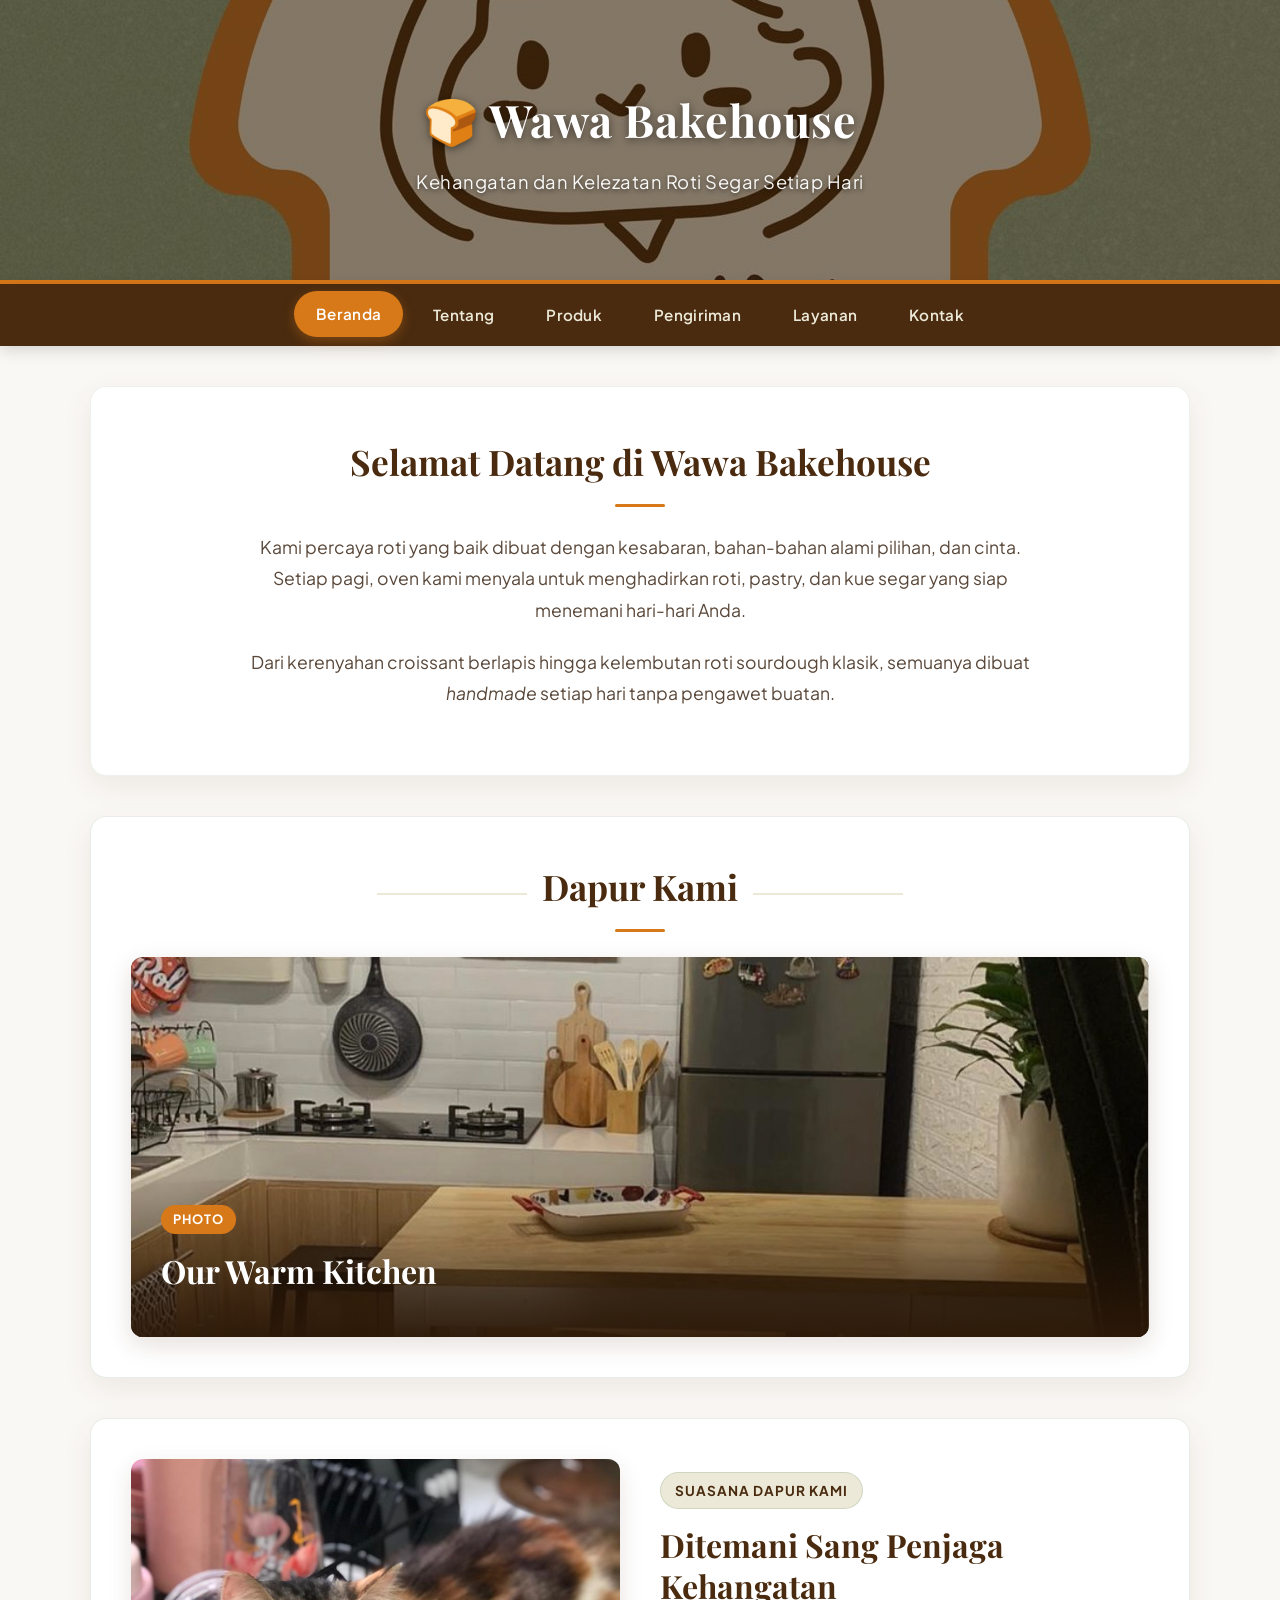
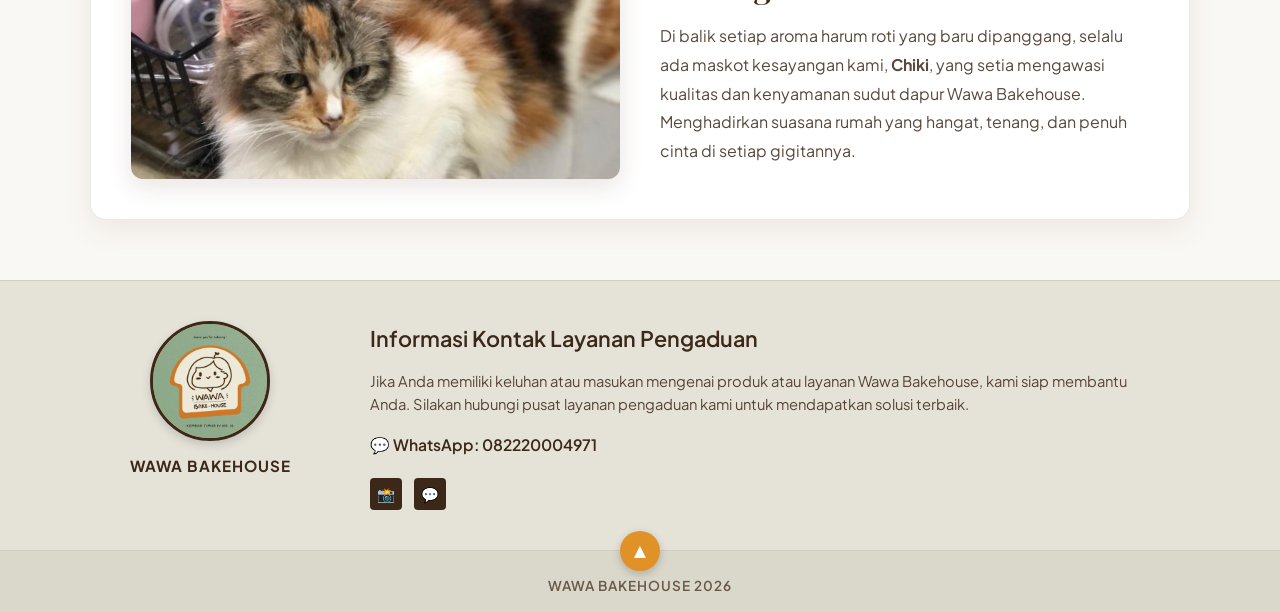
<file: index.html>
<!DOCTYPE html>
<html lang="id">
<head>
    <meta charset="UTF-8">
    <meta name="viewport" content="width=device-width, initial-scale=1.0">
    <title>Wawa Bakehouse - Beranda</title>
    <link rel="stylesheet" href="style.css">
</head>
<body>

    <header>
        <div class="banner">
            <h1>🍞 Wawa Bakehouse</h1>
            <p>Kehangatan dan Kelezatan Roti Segar Setiap Hari</p>
        </div>
    </header>

    <nav>
        <a href="index.html" class="active">Beranda</a>
        <a href="tentang.html">Tentang</a>
        <a href="products.html">Produk</a>
        <a href="pengiriman.html">Pengiriman</a>
        <a href="service.html">Layanan</a>
        <a href="kontak.html">Kontak</a>
    </nav>

    <main>
        <!-- Bagian Selamat Datang -->
        <div class="content-card">
            <h2>Selamat Datang di Wawa Bakehouse</h2>
            <p class="intro-text">
                Kami percaya roti yang baik dibuat dengan kesabaran, bahan-bahan alami pilihan, dan cinta. 
                Setiap pagi, oven kami menyala untuk menghadirkan roti, pastry, dan kue segar yang siap menemani hari-hari Anda.
            </p>
            <p class="intro-text">
                Dari kerenyahan croissant berlapis hingga kelembutan roti sourdough klasik, semuanya dibuat <em>handmade</em> setiap hari tanpa pengawet buatan.
            </p>
        </div>

        <!-- Bagian Promo ala Roti'O menggunakan Dapur.jpeg -->
        <section class="promo-section-rotio">
            <div class="promo-title-wrapper">
                <span class="promo-subtitle-line"></span>
                <h2>Dapur Kami</h2>
                <span class="promo-subtitle-line"></span>
            </div>
            
            <div class="promo-banner-card">
                <div class="promo-image-container">
                    <img src="img/Dapur.jpeg" alt="Promo Wawa Bakehouse">
                </div>
                <div class="promo-overlay-content">
                    <span class="promo-badge">Photo</span>
                    <h3>Our Warm Kitchen</h3>       
        </section>

        <!-- Bagian Banner Estetik & Chiki (Chief Quality Officer) -->
        <div class="aesthetic-spotlight">
            <div class="spotlight-image">
                <img src="img/Chiki.jpeg" alt="Chiki - Maskot Wawa Bakehouse">
            </div>
            <div class="spotlight-text">
                <span class="spotlight-tag">Suasana Dapur Kami</span>
                <h3>Ditemani Sang Penjaga Kehangatan</h3>
                <p>
                    Di balik setiap aroma harum roti yang baru dipanggang, selalu ada maskot kesayangan kami, <strong>Chiki</strong>, yang setia mengawasi kualitas dan kenyamanan sudut dapur Wawa Bakehouse. Menghadirkan suasana rumah yang hangat, tenang, dan penuh cinta di setiap gigitannya.
                </p>
            </div>
        </div>
    </main>

<!-- FOOTER MENGGUNAKAN LOGO ASLI -->
    <footer class="rotio-footer">
        <div class="footer-container">
            <!-- Kolom Kiri: Logo Asli Wawa Bakehouse -->
            <div class="footer-brand-col">
                <div class="footer-logo-circle">
                    <img src="img/Banner 2 Wawa.jpeg" alt="Logo Wawa Bakehouse">
                </div>
                <div class="footer-brand-name">WAWA BAKEHOUSE</div>
            </div>

            <!-- Kolom Kanan: Informasi Layanan Pengaduan & Sosial Media -->
            <div class="footer-info-col">
                <h3>Informasi Kontak Layanan Pengaduan</h3>
                <p class="footer-help-text">
                    Jika Anda memiliki keluhan atau masukan mengenai produk atau layanan Wawa Bakehouse, kami siap membantu Anda. Silakan hubungi pusat layanan pengaduan kami untuk mendapatkan solusi terbaik.
                </p>
                <div class="footer-wa-contact">
                    <span>💬 WhatsApp: 082220004971</span>
                </div>
                <div class="footer-social-icons">
                    <a href="https://www.instagram.com/iradhamayanti04?dlrf=MWZmbGl3bmZncGFpcw%3D%3D&utm_source=qr" target="_blank" title="Instagram">📸</a>
                    <a href="https://wa.me/6282220004971" target="_blank" title="WhatsApp">💬</a>
                </div>
            </div>
        </div>

        <!-- Tombol Back to Top & Copyright Bar -->
        <div class="footer-bottom-bar">
            <a href="#" class="back-to-top-btn" title="Kembali ke atas">▲</a>
            <p class="copyright-text">WAWA BAKEHOUSE 2026</p>
        </div>
    </footer>

</body>
</html>
</file>
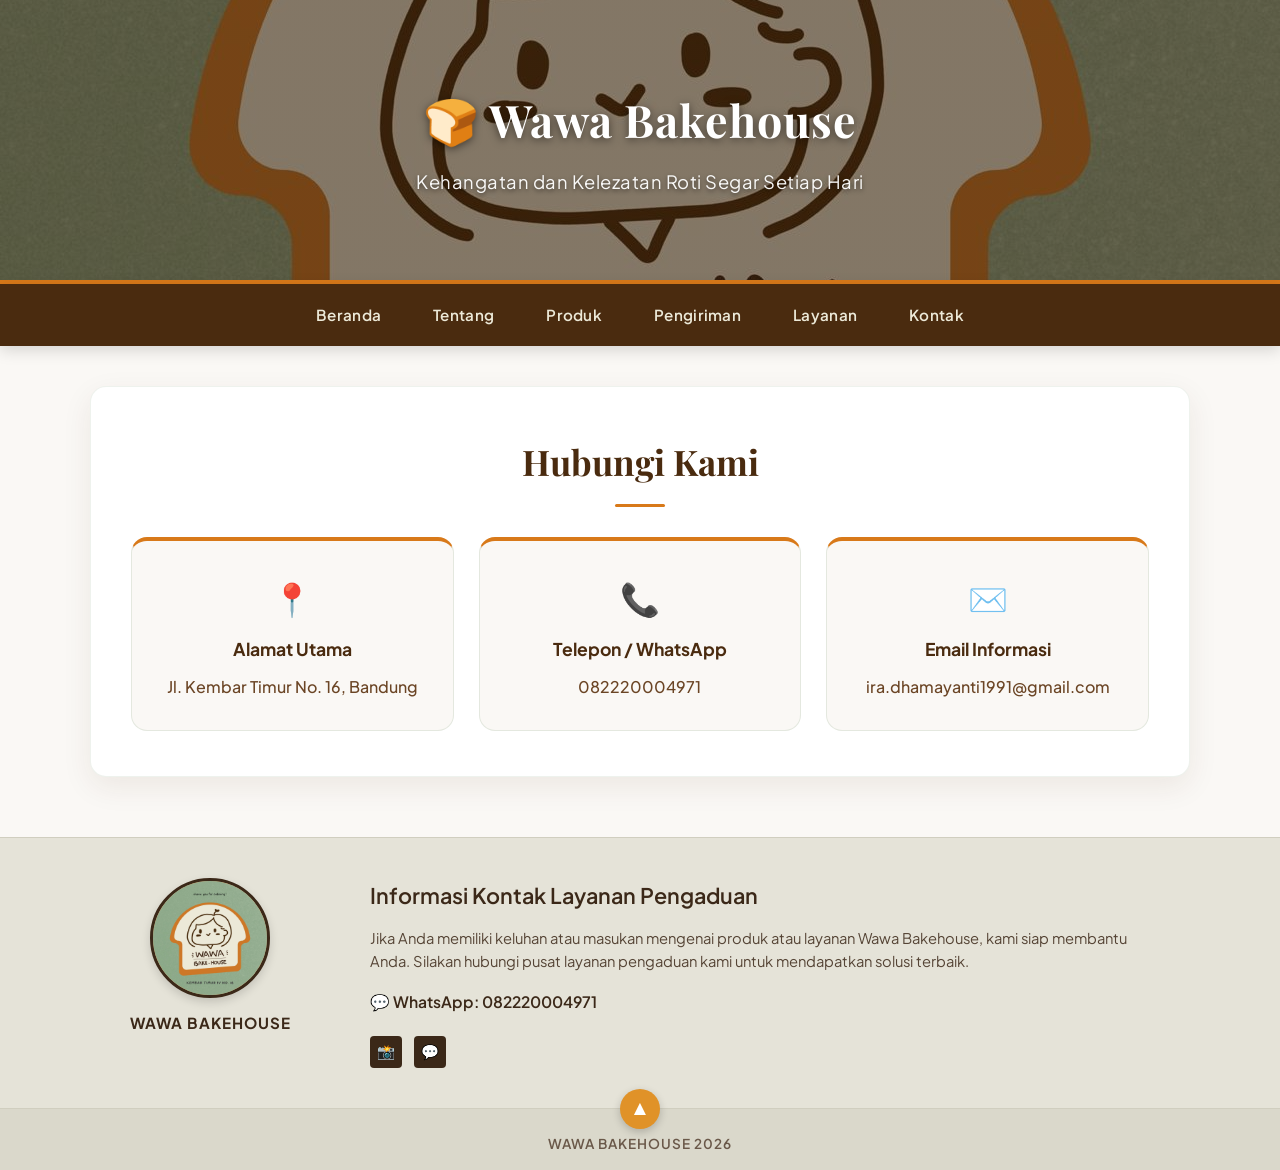
<file: kontak.html>
<!DOCTYPE html>
<html lang="id">
<head>
    <meta charset="UTF-8">
    <meta name="viewport" content="width=device-width, initial-scale=1.0">
    <title>Wawa Bakehouse - Kontak</title>
    <link rel="stylesheet" href="style.css">
</head>
<body>

    <header>
        <div class="banner">
            <h1>🍞 Wawa Bakehouse</h1>
            <p>Kehangatan dan Kelezatan Roti Segar Setiap Hari</p>
        </div>
    </header>

    <nav>
        <a href="index.html">Beranda</a>
        <a href="tentang.html">Tentang</a>
        <a href="products.html">Produk</a>
        <a href="pengiriman.html">Pengiriman</a>
        <a href="service.html">Layanan</a>
        <a href="kontak.html">Kontak</a>
    </nav>

    <main>
        <div class="content-card">
            <h2>Hubungi Kami</h2>
            
            <div class="kontak-grid">
                <div class="info-box">
                    <span class="icon">📍</span>
                    <h3>Alamat Utama</h3>
                    <p>Jl. Kembar Timur No. 16, Bandung</p>
                </div>
                <div class="info-box">
                    <span class="icon">📞</span>
                    <h3>Telepon / WhatsApp</h3>
                    <p>082220004971</p>
                </div>
                <div class="info-box">
                    <span class="icon">✉️</span>
                    <h3>Email Informasi</h3>
                    <p>ira.dhamayanti1991@gmail.com</p>
                </div>
            </div>
        </div>
    </main>

<!-- FOOTER MENGGUNAKAN LOGO ASLI -->
    <footer class="rotio-footer">
        <div class="footer-container">
            <!-- Kolom Kiri: Logo Asli Wawa Bakehouse -->
            <div class="footer-brand-col">
                <div class="footer-logo-circle">
                    <img src="img/Banner 2 Wawa.jpeg" alt="Logo Wawa Bakehouse">
                </div>
                <div class="footer-brand-name">WAWA BAKEHOUSE</div>
            </div>

            <!-- Kolom Kanan: Informasi Layanan Pengaduan & Sosial Media -->
            <div class="footer-info-col">
                <h3>Informasi Kontak Layanan Pengaduan</h3>
                <p class="footer-help-text">
                    Jika Anda memiliki keluhan atau masukan mengenai produk atau layanan Wawa Bakehouse, kami siap membantu Anda. Silakan hubungi pusat layanan pengaduan kami untuk mendapatkan solusi terbaik.
                </p>
                <div class="footer-wa-contact">
                    <span>💬 WhatsApp: 082220004971</span>
                </div>
                <div class="footer-social-icons">
                    <a href="https://www.instagram.com/iradhamayanti04?dlrf=MWZmbGl3bmZncGFpcw%3D%3D&utm_source=qr" target="_blank" title="Instagram">📸</a>
                    <a href="https://wa.me/6282220004971" target="_blank" title="WhatsApp">💬</a>
                </div>
            </div>
        </div>

        <!-- Tombol Back to Top & Copyright Bar -->
        <div class="footer-bottom-bar">
            <a href="#" class="back-to-top-btn" title="Kembali ke atas">▲</a>
            <p class="copyright-text">WAWA BAKEHOUSE 2026</p>
        </div>
    </footer>


</body>
</html>
</file>
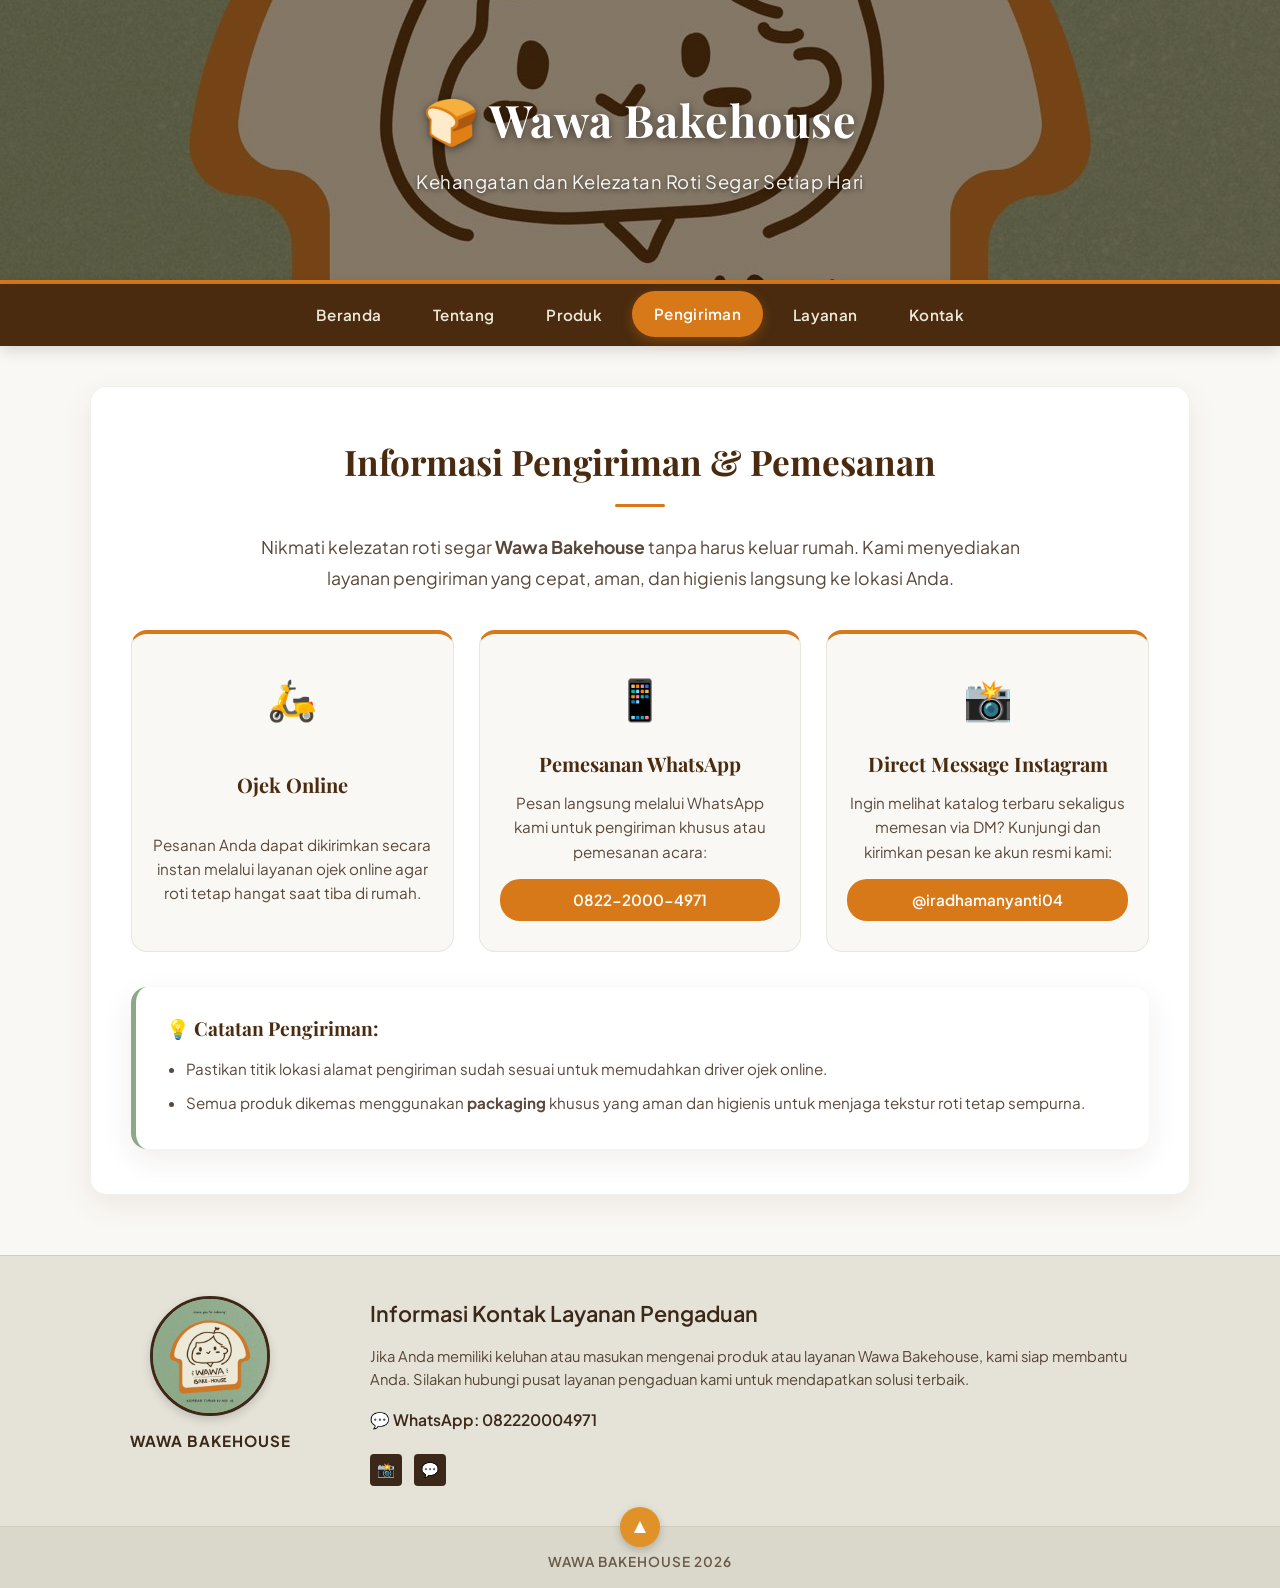
<file: pengiriman.html>
<!DOCTYPE html>
<html lang="id">
<head>
    <meta charset="UTF-8">
    <meta name="viewport" content="width=device-width, initial-scale=1.0">
    <title>Wawa Bakehouse - Pengiriman</title>
    <link rel="stylesheet" href="style.css">
</head>
<body>

    <header>
        <div class="banner">
            <h1>🍞 Wawa Bakehouse</h1>
            <p>Kehangatan dan Kelezatan Roti Segar Setiap Hari</p>
        </div>
    </header>

    <nav>
        <a href="index.html">Beranda</a>
        <a href="tentang.html">Tentang</a>
        <a href="products.html">Produk</a>
        <a href="pengiriman.html" class="active">Pengiriman</a>
        <a href="service.html">Layanan</a>
        <a href="kontak.html">Kontak</a>
    </nav>

    <main>
        <div class="content-card">
            <h2>Informasi Pengiriman & Pemesanan</h2>
            
            <p class="intro-text">
                Nikmati kelezatan roti segar <strong>Wawa Bakehouse</strong> tanpa harus keluar rumah. Kami menyediakan layanan pengiriman yang cepat, aman, dan higienis langsung ke lokasi Anda.
            </p>

            <div class="shipping-grid">
                <!-- Metode 1: Ojek Online -->
                <div class="shipping-card">
                    <span class="shipping-icon">🛵</span>
                    <h3>Ojek Online</h3>
                    <p>Pesanan Anda dapat dikirimkan secara instan melalui layanan ojek online agar roti tetap hangat saat tiba di rumah.</p>
                </div>

                <!-- Metode 2: WhatsApp -->
                <div class="shipping-card">
                    <span class="shipping-icon">📱</span>
                    <h3>Pemesanan WhatsApp</h3>
                    <p>Pesan langsung melalui WhatsApp kami untuk pengiriman khusus atau pemesanan acara:</p>
                    <a href="https://wa.me/6282220004971" target="_blank" class="shipping-link">0822-2000-4971</a>
                </div>

                <!-- Metode 3: Direct Message Instagram -->
                <div class="shipping-card">
                    <span class="shipping-icon">📸</span>
                    <h3>Direct Message Instagram</h3>
                    <p>Ingin melihat katalog terbaru sekaligus memesan via DM? Kunjungi dan kirimkan pesan ke akun resmi kami:</p>
                    <a href="https://www.instagram.com/iradhamayanti04?dlrf=MWZmbGl3bmZncGFpcw%3D%3D&utm_source=qr" target="_blank" class="shipping-link">@iradhamanyanti04</a>
                </div>
            </div>

            <div class="shipping-note">
                <h3>💡 Catatan Pengiriman:</h3>
                <ul>
                    <li>Pastikan titik lokasi alamat pengiriman sudah sesuai untuk memudahkan driver ojek online.</li>
                    <li>Semua produk dikemas menggunakan <strong>packaging</strong> khusus yang aman dan higienis untuk menjaga tekstur roti tetap sempurna.</li>
                </ul>
            </div>
        </div>
    </main>

<!-- FOOTER MENGGUNAKAN LOGO ASLI -->
    <footer class="rotio-footer">
        <div class="footer-container">
            <!-- Kolom Kiri: Logo Asli Wawa Bakehouse -->
            <div class="footer-brand-col">
                <div class="footer-logo-circle">
                    <img src="img/Banner 2 Wawa.jpeg" alt="Logo Wawa Bakehouse">
                </div>
                <div class="footer-brand-name">WAWA BAKEHOUSE</div>
            </div>

            <!-- Kolom Kanan: Informasi Layanan Pengaduan & Sosial Media -->
            <div class="footer-info-col">
                <h3>Informasi Kontak Layanan Pengaduan</h3>
                <p class="footer-help-text">
                    Jika Anda memiliki keluhan atau masukan mengenai produk atau layanan Wawa Bakehouse, kami siap membantu Anda. Silakan hubungi pusat layanan pengaduan kami untuk mendapatkan solusi terbaik.
                </p>
                <div class="footer-wa-contact">
                    <span>💬 WhatsApp: 082220004971</span>
                </div>
                <div class="footer-social-icons">
                    <a href="https://www.instagram.com/iradhamayanti04?dlrf=MWZmbGl3bmZncGFpcw%3D%3D&utm_source=qr" target="_blank" title="Instagram">📸</a>
                    <a href="https://wa.me/6282220004971" target="_blank" title="WhatsApp">💬</a>
                </div>
            </div>
        </div>

        <!-- Tombol Back to Top & Copyright Bar -->
        <div class="footer-bottom-bar">
            <a href="#" class="back-to-top-btn" title="Kembali ke atas">▲</a>
            <p class="copyright-text">WAWA BAKEHOUSE 2026</p>
        </div>
    </footer>


</body>
</html>
</file>
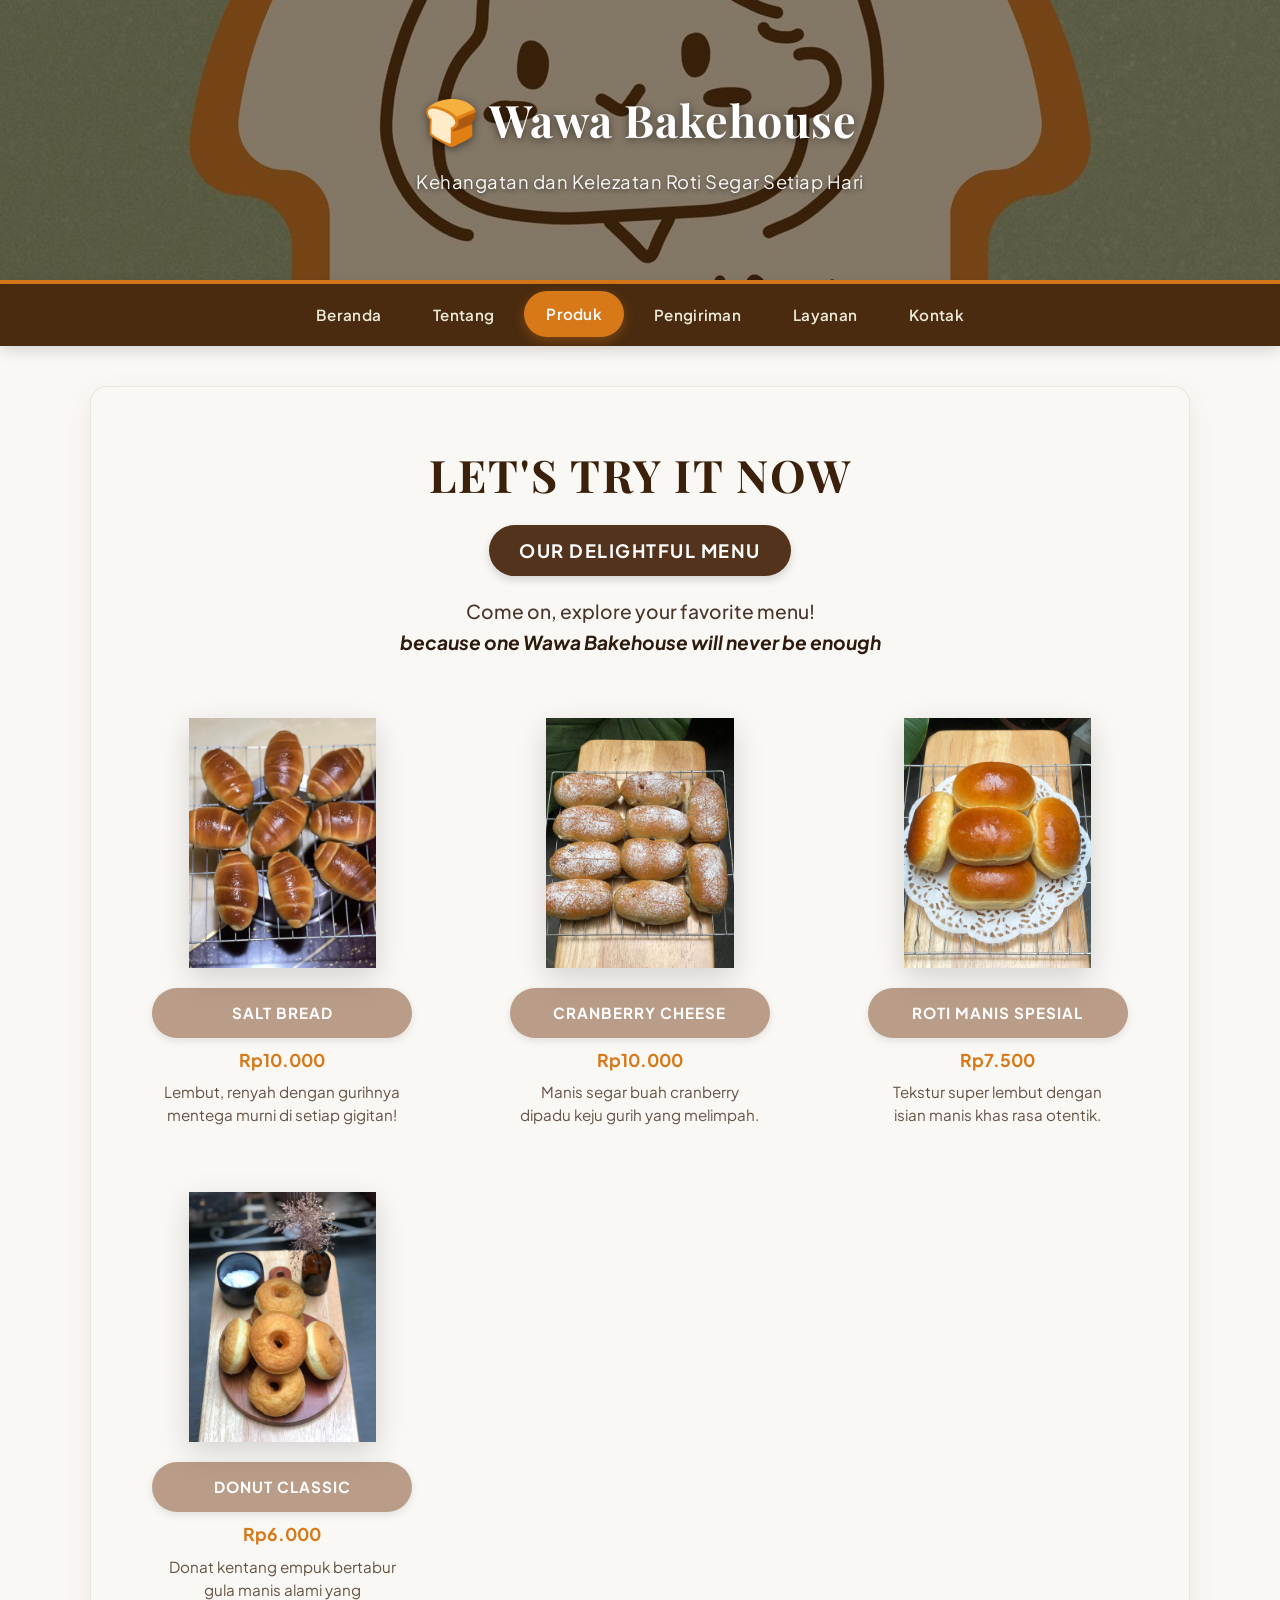
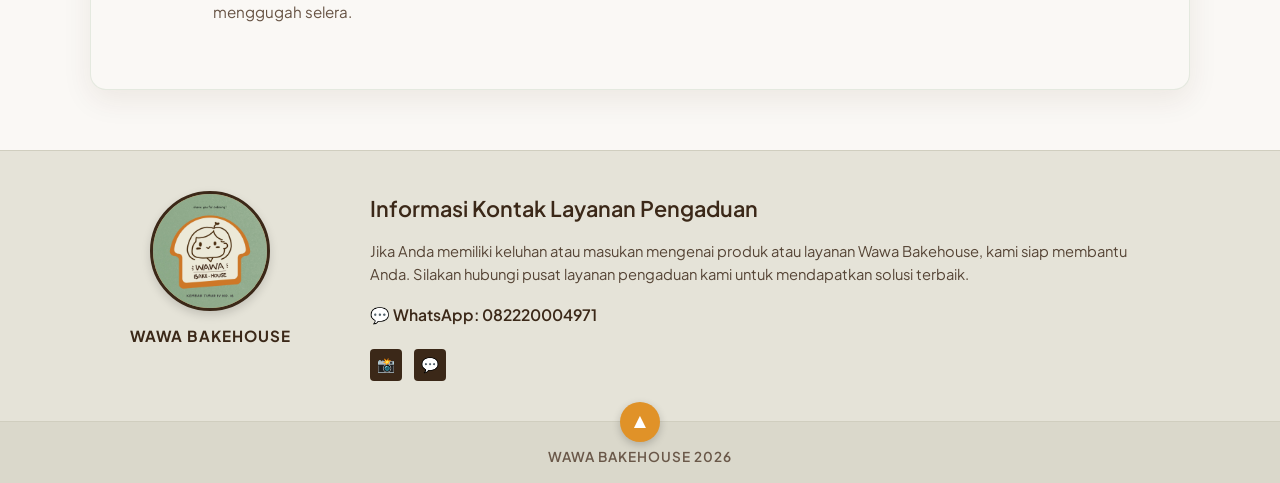
<file: products.html>
<!DOCTYPE html>
<html lang="id">
<head>
    <meta charset="UTF-8">
    <meta name="viewport" content="width=device-width, initial-scale=1.0">
    <title>Wawa Bakehouse - Produk</title>
    <link rel="stylesheet" href="style.css">
</head>
<body>

    <header>
        <div class="banner">
            <h1>🍞 Wawa Bakehouse</h1>
            <p>Kehangatan dan Kelezatan Roti Segar Setiap Hari</p>
        </div>
    </header>

    <nav>
        <a href="index.html">Beranda</a>
        <a href="tentang.html">Tentang</a>
        <a href="products.html" class="active">Produk</a>
        <a href="pengiriman.html">Pengiriman</a>
        <a href="service.html">Layanan</a>
        <a href="kontak.html">Kontak</a>
    </nav>

    <main>
        <section class="rotio-menu-section">
            <!-- Header Judul ala Roti'O -->
            <div class="rotio-menu-header">
                <h2>LET'S TRY IT NOW</h2>
                <div class="rotio-badge-pill">OUR DELIGHTFUL MENU</div>
                <p class="rotio-tagline">
                    Come on, explore your favorite menu!<br>
                    <em>because one Wawa Bakehouse will never be enough</em>
                </p>
            </div>

            <!-- Grid Produk ala Roti'O -->
            <div class="rotio-menu-grid">
                <!-- Produk 1 -->
                <div class="rotio-menu-card">
                    <div class="rotio-img-box">
                        <img src="img/Croissant.jpeg" alt="Salt Bread">
                    </div>
                    <div class="rotio-title-pill">SALT BREAD</div>
                    <p class="rotio-price">Rp10.000</p>
                    <p class="rotio-desc">Lembut, renyah dengan gurihnya mentega murni di setiap gigitan!</p>
                </div>

                <!-- Produk 2 -->
                <div class="rotio-menu-card">
                    <div class="rotio-img-box">
                        <img src="img/Roti 1.jpeg" alt="Cranberry Cheese">
                    </div>
                    <div class="rotio-title-pill">CRANBERRY CHEESE</div>
                    <p class="rotio-price">Rp10.000</p>
                    <p class="rotio-desc">Manis segar buah cranberry dipadu keju gurih yang melimpah.</p>
                </div>

                <!-- Produk 3 -->
                <div class="rotio-menu-card">
                    <div class="rotio-img-box">
                        <img src="img/Roti 2.jpeg" alt="Roti Manis">
                    </div>
                    <div class="rotio-title-pill">ROTI MANIS SPESIAL</div>
                    <p class="rotio-price">Rp7.500</p>
                    <p class="rotio-desc">Tekstur super lembut dengan isian manis khas rasa otentik.</p>
                </div>

                <!-- Produk 4 -->
                <div class="rotio-menu-card">
                    <div class="rotio-img-box">
                        <img src="img/Donut.jpeg" alt="Donut">
                    </div>
                    <div class="rotio-title-pill">DONUT CLASSIC</div>
                    <p class="rotio-price">Rp6.000</p>
                    <p class="rotio-desc">Donat kentang empuk bertabur gula manis alami yang menggugah selera.</p>
                </div>
            </div>
        </section>
    </main>

<!-- FOOTER MENGGUNAKAN LOGO ASLI -->
    <footer class="rotio-footer">
        <div class="footer-container">
            <!-- Kolom Kiri: Logo Asli Wawa Bakehouse -->
            <div class="footer-brand-col">
                <div class="footer-logo-circle">
                    <img src="img/Banner 2 Wawa.jpeg" alt="Logo Wawa Bakehouse">
                </div>
                <div class="footer-brand-name">WAWA BAKEHOUSE</div>
            </div>

            <!-- Kolom Kanan: Informasi Layanan Pengaduan & Sosial Media -->
            <div class="footer-info-col">
                <h3>Informasi Kontak Layanan Pengaduan</h3>
                <p class="footer-help-text">
                    Jika Anda memiliki keluhan atau masukan mengenai produk atau layanan Wawa Bakehouse, kami siap membantu Anda. Silakan hubungi pusat layanan pengaduan kami untuk mendapatkan solusi terbaik.
                </p>
                <div class="footer-wa-contact">
                    <span>💬 WhatsApp: 082220004971</span>
                </div>
                <div class="footer-social-icons">
                    <a href="https://www.instagram.com/iradhamayanti04?dlrf=MWZmbGl3bmZncGFpcw%3D%3D&utm_source=qr" target="_blank" title="Instagram">📸</a>
                    <a href="https://wa.me/6282220004971" target="_blank" title="WhatsApp">💬</a>
                </div>
            </div>
        </div>

        <!-- Tombol Back to Top & Copyright Bar -->
        <div class="footer-bottom-bar">
            <a href="#" class="back-to-top-btn" title="Kembali ke atas">▲</a>
            <p class="copyright-text">WAWA BAKEHOUSE 2026</p>
        </div>
    </footer>


</body>
</html>
</file>
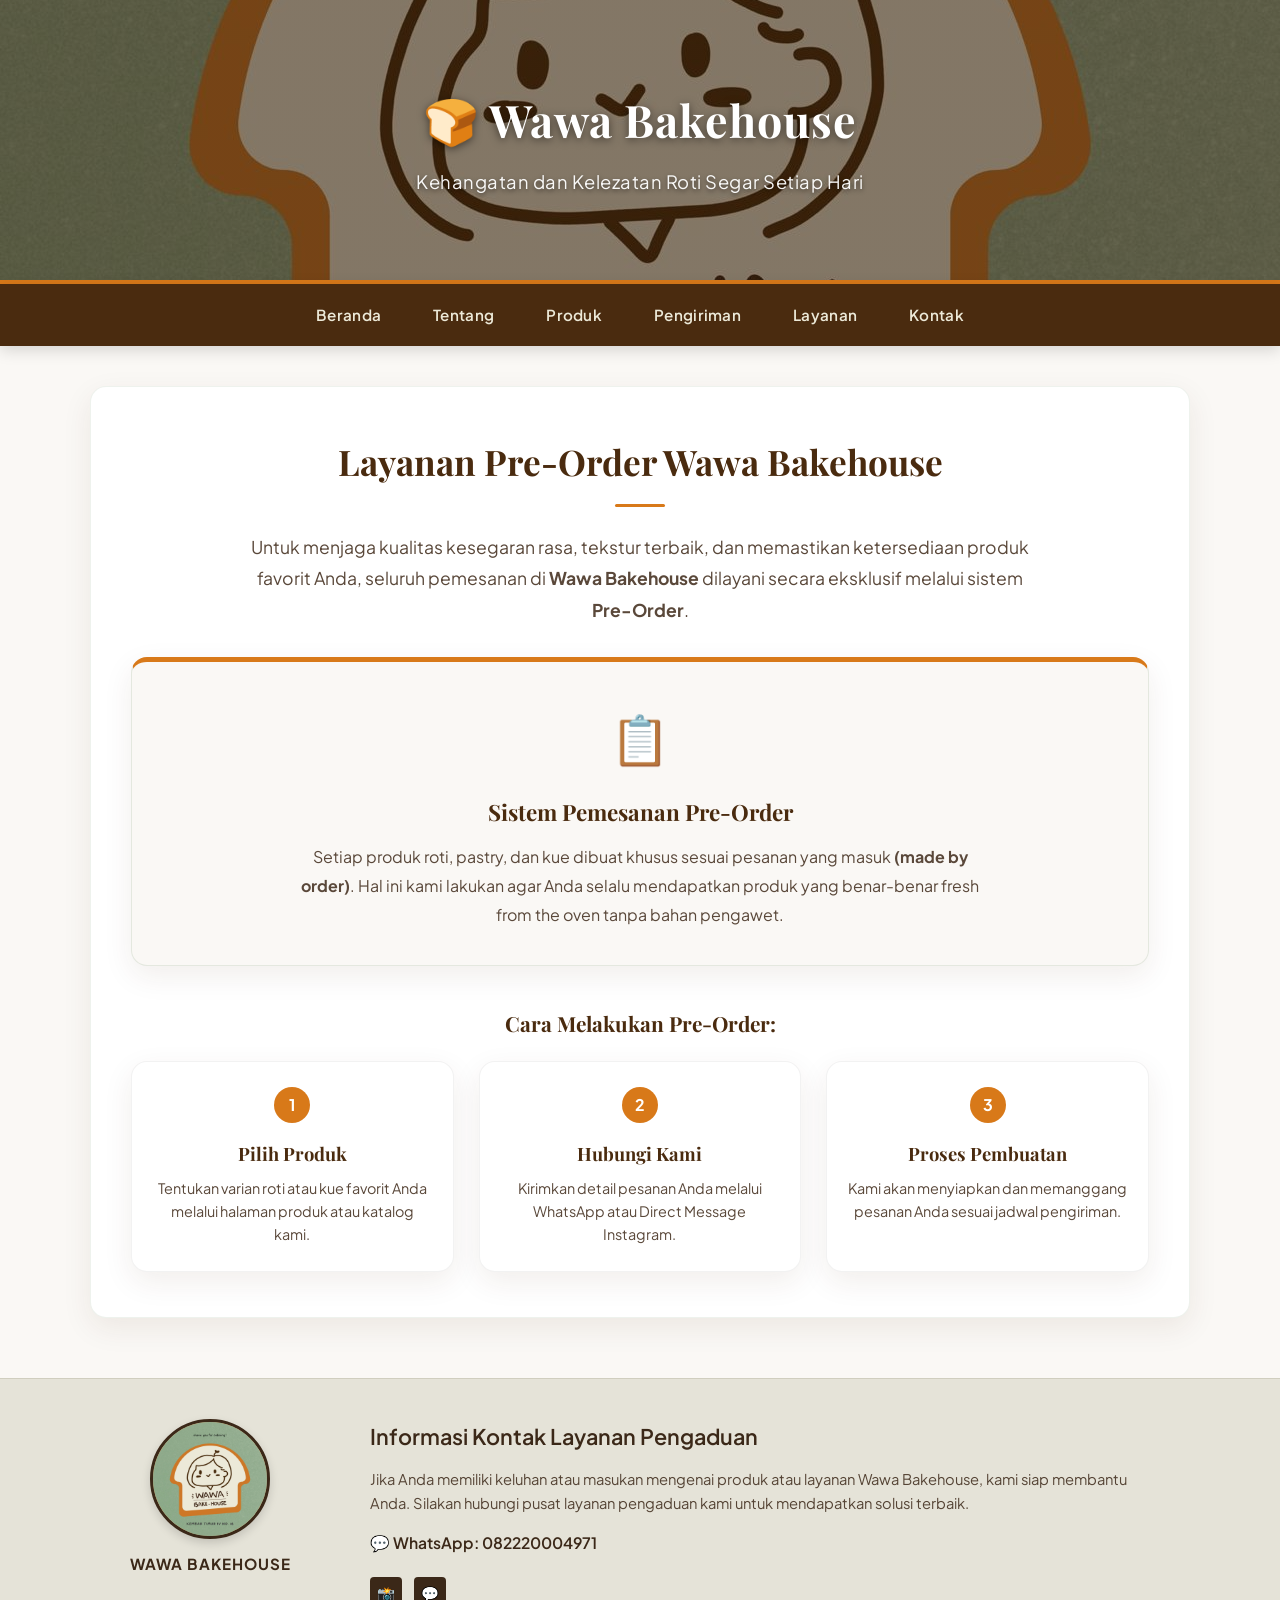
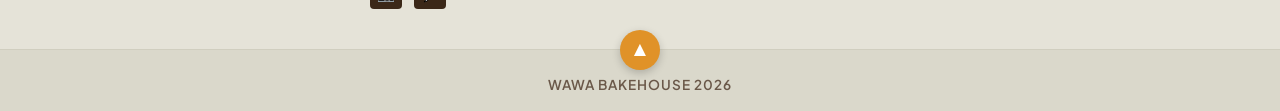
<file: service.html>
<!DOCTYPE html>
<html lang="id">
<head>
    <meta charset="UTF-8">
    <meta name="viewport" content="width=device-width, initial-scale=1.0">
    <title>Wawa Bakehouse - Layanan Pre-Order</title>
    <link rel="stylesheet" href="style.css">
</head>
<body>

    <header>
        <div class="banner">
            <h1>🍞 Wawa Bakehouse</h1>
            <p>Kehangatan dan Kelezatan Roti Segar Setiap Hari</p>
        </div>
    </header>

    <nav>
        <a href="index.html">Beranda</a>
        <a href="tentang.html">Tentang</a>
        <a href="products.html">Produk</a>
        <a href="pengiriman.html">Pengiriman</a>
        <a href="service.html">Layanan</a>
        <a href="kontak.html">Kontak</a>
    </nav>

    <main>
        <div class="content-card">
            <h2>Layanan Pre-Order Wawa Bakehouse</h2>
            
            <p class="intro-text">
                Untuk menjaga kualitas kesegaran rasa, tekstur terbaik, dan memastikan ketersediaan produk favorit Anda, seluruh pemesanan di <strong>Wawa Bakehouse</strong> dilayani secara eksklusif melalui sistem <strong>Pre-Order</strong>.
            </p>

            <div class="service-box-center">
                <span class="service-big-icon">📋</span>
                <h3>Sistem Pemesanan Pre-Order</h3>
                <p>
                    Setiap produk roti, pastry, dan kue dibuat khusus sesuai pesanan yang masuk <strong>(made by order)</strong>. Hal ini kami lakukan agar Anda selalu mendapatkan produk yang benar-benar fresh from the oven tanpa bahan pengawet.
                </p>
            </div>

            <div class="service-steps">
                <h3>Cara Melakukan Pre-Order:</h3>
                <div class="steps-grid">
                    <div class="step-card">
                        <span class="step-number">1</span>
                        <h4>Pilih Produk</h4>
                        <p>Tentukan varian roti atau kue favorit Anda melalui halaman produk atau katalog kami.</p>
                    </div>
                    <div class="step-card">
                        <span class="step-number">2</span>
                        <h4>Hubungi Kami</h4>
                        <p>Kirimkan detail pesanan Anda melalui WhatsApp atau Direct Message Instagram.</p>
                    </div>
                    <div class="step-card">
                        <span class="step-number">3</span>
                        <h4>Proses Pembuatan</h4>
                        <p>Kami akan menyiapkan dan memanggang pesanan Anda sesuai jadwal pengiriman.</p>
                    </div>
                </div>
            </div>
        </div>
    </main>

<!-- FOOTER MENGGUNAKAN LOGO ASLI -->
    <footer class="rotio-footer">
        <div class="footer-container">
            <!-- Kolom Kiri: Logo Asli Wawa Bakehouse -->
            <div class="footer-brand-col">
                <div class="footer-logo-circle">
                    <img src="img/Banner 2 Wawa.jpeg" alt="Logo Wawa Bakehouse">
                </div>
                <div class="footer-brand-name">WAWA BAKEHOUSE</div>
            </div>

            <!-- Kolom Kanan: Informasi Layanan Pengaduan & Sosial Media -->
            <div class="footer-info-col">
                <h3>Informasi Kontak Layanan Pengaduan</h3>
                <p class="footer-help-text">
                    Jika Anda memiliki keluhan atau masukan mengenai produk atau layanan Wawa Bakehouse, kami siap membantu Anda. Silakan hubungi pusat layanan pengaduan kami untuk mendapatkan solusi terbaik.
                </p>
                <div class="footer-wa-contact">
                    <span>💬 WhatsApp: 082220004971</span>
                </div>
                <div class="footer-social-icons">
                    <a href="https://www.instagram.com/iradhamayanti04?dlrf=MWZmbGl3bmZncGFpcw%3D%3D&utm_source=qr" target="_blank" title="Instagram">📸</a>
                    <a href="https://wa.me/6282220004971" target="_blank" title="WhatsApp">💬</a>
                </div>
            </div>
        </div>

        <!-- Tombol Back to Top & Copyright Bar -->
        <div class="footer-bottom-bar">
            <a href="#" class="back-to-top-btn" title="Kembali ke atas">▲</a>
            <p class="copyright-text">WAWA BAKEHOUSE 2026</p>
        </div>
    </footer>


</body>
</html>
</file>
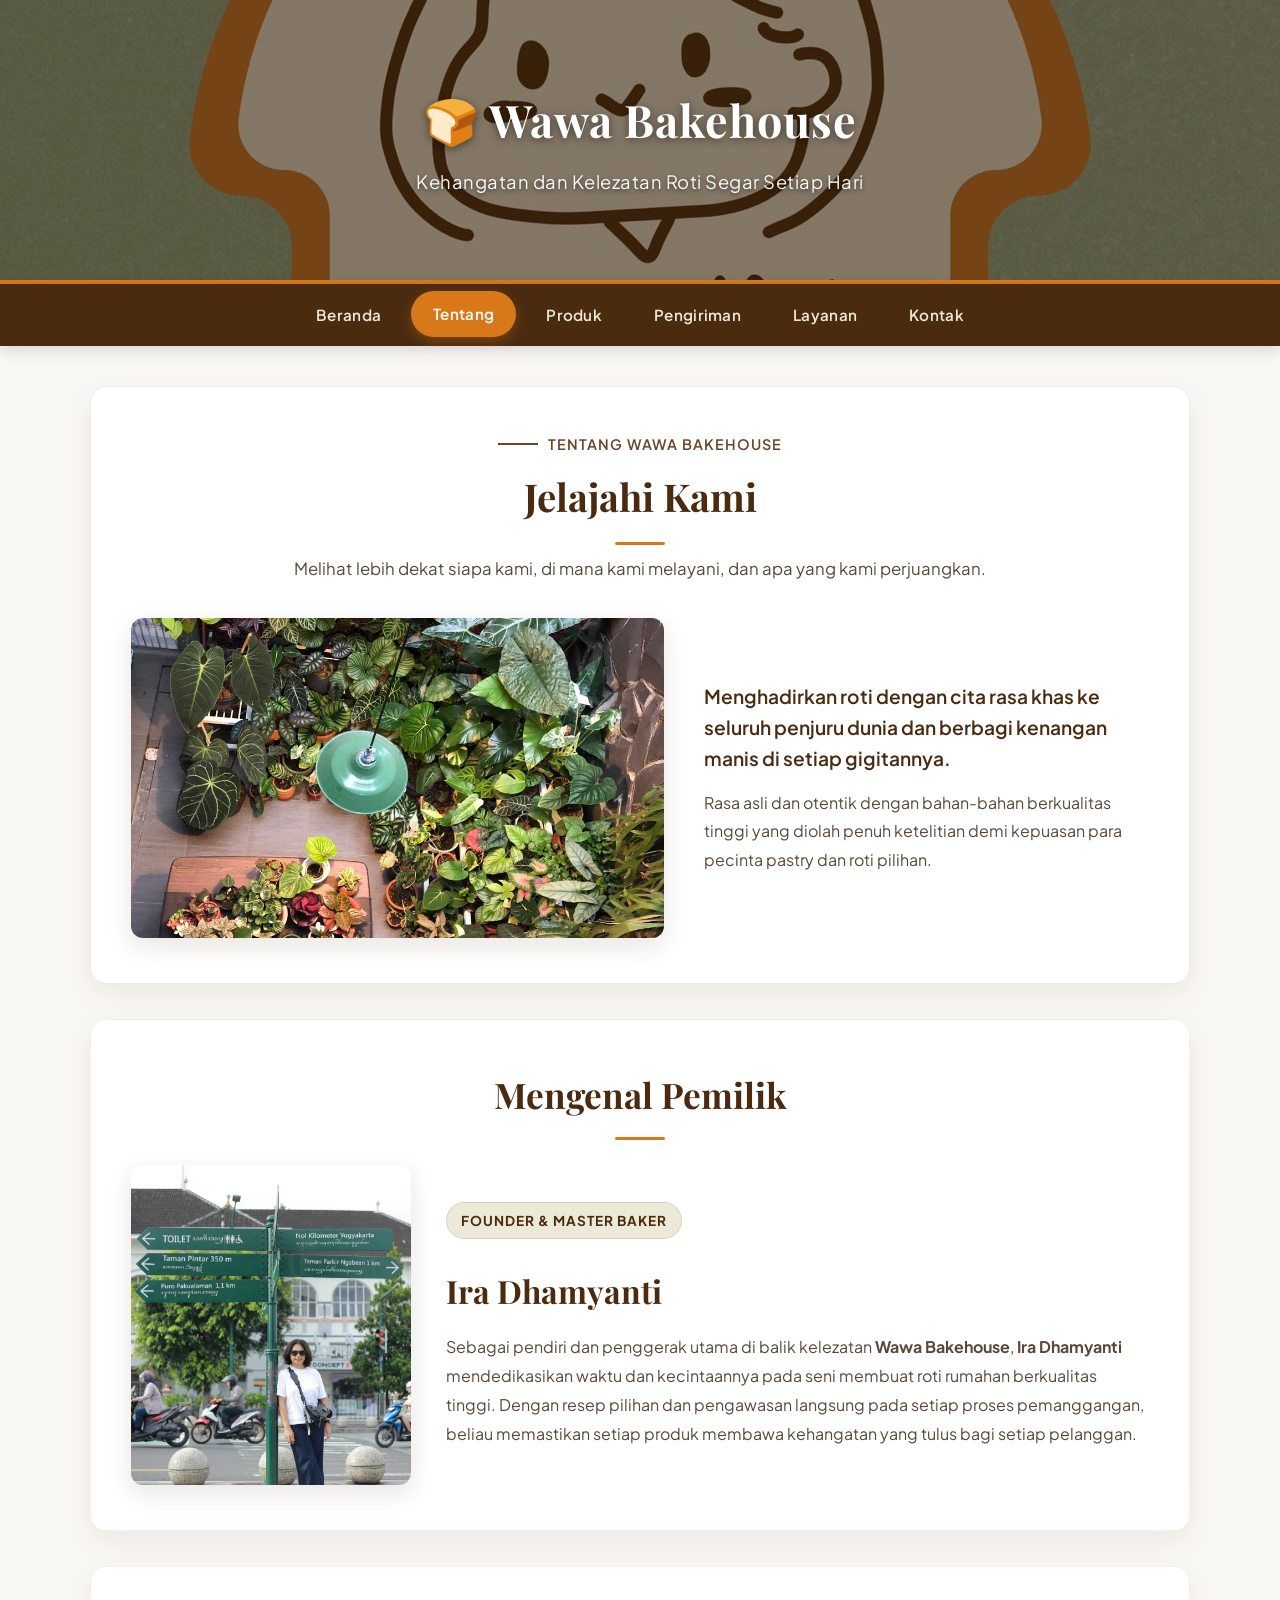
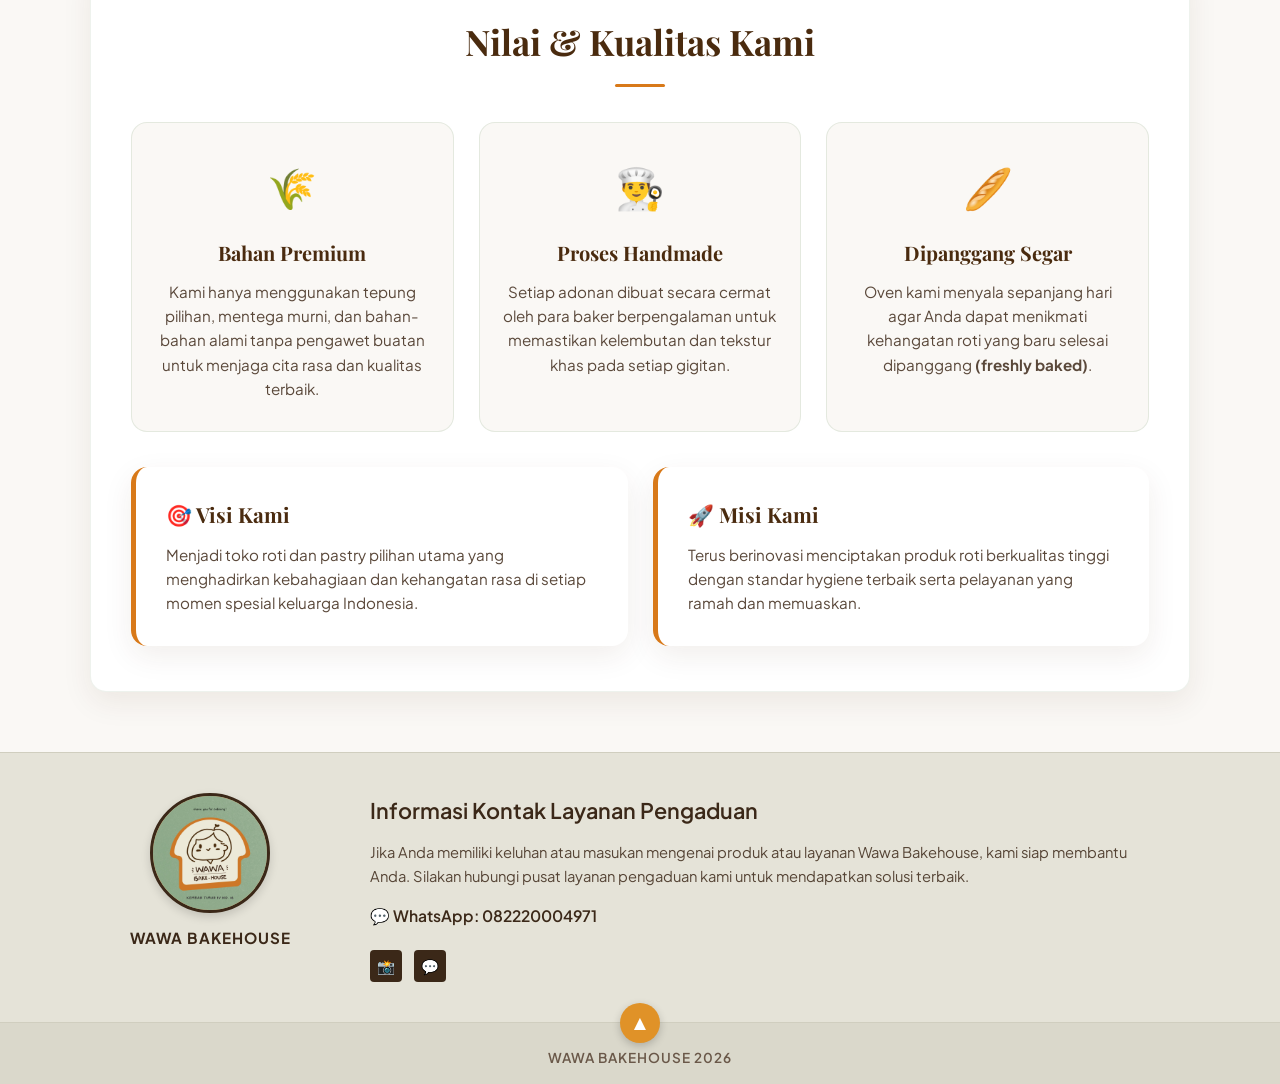
<file: tentang.html>
<!DOCTYPE html>
<html lang="id">
<head>
    <meta charset="UTF-8">
    <meta name="viewport" content="width=device-width, initial-scale=1.0">
    <title>Wawa Bakehouse - Tentang Kami</title>
    <link rel="stylesheet" href="style.css">
</head>
<body>

    <header>
        <div class="banner">
            <h1>🍞 Wawa Bakehouse</h1>
            <p>Kehangatan dan Kelezatan Roti Segar Setiap Hari</p>
        </div>
    </header>

    <nav>
        <a href="index.html">Beranda</a>
        <a href="tentang.html" class="active">Tentang</a>
        <a href="products.html">Produk</a>
        <a href="pengiriman.html">Pengiriman</a>
        <a href="service.html">Layanan</a>
        <a href="kontak.html">Kontak</a>
    </nav>

    <main>
        <!-- Bagian Jelajahi Kami ala Roti'O menggunakan Taman.jpeg -->
        <section class="explore-section-rotio">
            <div class="explore-header-row">
                <div class="explore-subtitle-container">
                    <span class="explore-line"></span>
                    <span class="explore-subtitle">Tentang Wawa Bakehouse</span>
                </div>
                <h2>Jelajahi Kami</h2>
                <p class="explore-desc-top">
                    Melihat lebih dekat siapa kami, di mana kami melayani, dan apa yang kami perjuangkan.
                </p>
            </div>

            <div class="explore-content-grid">
                <div class="explore-image-box">
                    <img src="img/Taman.jpeg" alt="Suasana Wawa Bakehouse">
                </div>
                <div class="explore-text-box">
                    <p class="explore-lead">
                        Menghadirkan roti dengan cita rasa khas ke seluruh penjuru dunia dan berbagi kenangan manis di setiap gigitannya.
                    </p>
                    <p>
                        Rasa asli dan otentik dengan bahan-bahan berkualitas tinggi yang diolah penuh ketelitian demi kepuasan para pecinta pastry dan roti pilihan.
                    </p>
                </div>
            </div>
        </section>

        <!-- Bagian Profil Owner menggunakan Uwa.jpeg -->
        <div class="content-card owner-profile-card">
            <h2>Mengenal Pemilik</h2>
            <div class="owner-container">
                <div class="owner-img-box">
                    <img src="img/Uwa.jpeg" alt="Ira Dhamyanti - Owner Wawa Bakehouse">
                </div>
                <div class="owner-info-box">
                    <span class="spotlight-tag">Founder & Master Baker</span>
                    <h3>Ira Dhamyanti</h3>
                    <p>
                        Sebagai pendiri dan penggerak utama di balik kelezatan <strong>Wawa Bakehouse</strong>, <strong>Ira Dhamyanti</strong> mendedikasikan waktu dan kecintaannya pada seni membuat roti rumahan berkualitas tinggi. Dengan resep pilihan dan pengawasan langsung pada setiap proses pemanggangan, beliau memastikan setiap produk membawa kehangatan yang tulus bagi setiap pelanggan.
                    </p>
                </div>
            </div>
        </div>

        <div class="content-card" style="margin-top: 35px;">
            <h2>Nilai & Kualitas Kami</h2>
            
            <div class="about-grid">
                <div class="about-card">
                    <span class="about-icon">🌾</span>
                    <h3>Bahan Premium</h3>
                    <p>Kami hanya menggunakan tepung pilihan, mentega murni, dan bahan-bahan alami tanpa pengawet buatan untuk menjaga cita rasa dan kualitas terbaik.</p>
                </div>

                <div class="about-card">
                    <span class="about-icon">👨‍🍳</span>
                    <h3>Proses Handmade</h3>
                    <p>Setiap adonan dibuat secara cermat oleh para baker berpengalaman untuk memastikan kelembutan dan tekstur khas pada setiap gigitan.</p>
                </div>

                <div class="about-card">
                    <span class="about-icon">🥖</span>
                    <h3>Dipanggang Segar</h3>
                    <p>Oven kami menyala sepanjang hari agar Anda dapat menikmati kehangatan roti yang baru selesai dipanggang <strong>(freshly baked)</strong>.</p>
                </div>
            </div>

            <div class="vision-mission">
                <div class="vm-box">
                    <h3>🎯 Visi Kami</h3>
                    <p>Menjadi toko roti dan pastry pilihan utama yang menghadirkan kebahagiaan dan kehangatan rasa di setiap momen spesial keluarga Indonesia.</p>
                </div>
                <div class="vm-box">
                    <h3>🚀 Misi Kami</h3>
                    <p>Terus berinovasi menciptakan produk roti berkualitas tinggi dengan standar hygiene terbaik serta pelayanan yang ramah dan memuaskan.</p>
                </div>
            </div>
        </div>
    </main>
<!-- FOOTER MENGGUNAKAN LOGO ASLI -->
    <footer class="rotio-footer">
        <div class="footer-container">
            <!-- Kolom Kiri: Logo Asli Wawa Bakehouse -->
            <div class="footer-brand-col">
                <div class="footer-logo-circle">
                    <img src="img/Banner 2 Wawa.jpeg" alt="Logo Wawa Bakehouse">
                </div>
                <div class="footer-brand-name">WAWA BAKEHOUSE</div>
            </div>

            <!-- Kolom Kanan: Informasi Layanan Pengaduan & Sosial Media -->
            <div class="footer-info-col">
                <h3>Informasi Kontak Layanan Pengaduan</h3>
                <p class="footer-help-text">
                    Jika Anda memiliki keluhan atau masukan mengenai produk atau layanan Wawa Bakehouse, kami siap membantu Anda. Silakan hubungi pusat layanan pengaduan kami untuk mendapatkan solusi terbaik.
                </p>
                <div class="footer-wa-contact">
                    <span>💬 WhatsApp: 082220004971</span>
                </div>
                <div class="footer-social-icons">
                    <a href="https://www.instagram.com/iradhamayanti04?dlrf=MWZmbGl3bmZncGFpcw%3D%3D&utm_source=qr" target="_blank" title="Instagram">📸</a>
                    <a href="https://wa.me/6282220004971" target="_blank" title="WhatsApp">💬</a>
                </div>
            </div>
        </div>

        <!-- Tombol Back to Top & Copyright Bar -->
        <div class="footer-bottom-bar">
            <a href="#" class="back-to-top-btn" title="Kembali ke atas">▲</a>
            <p class="copyright-text">WAWA BAKEHOUSE 2026</p>
        </div>
    </footer>


</body>
</html>
</file>
<file: style.css>
/* =========================================================
   WAWA BAKEHOUSE - MODERN ELEGANT BAKERY STYLE
   Theme: Warm Green, Rich Brown, Cream, and Creamy Orange
   ========================================================= */

@import url('https://fonts.googleapis.com/css2?family=Playfair+Display:ital,wght@0,600;0,700;1,400;1,600&family=Plus+Jakarta+Sans:wght@400;500;600;700&display=swap');

/* =========================
   RESET & VARIABLE SYSTEM
   ========================= */
* {
    margin: 0;
    padding: 0;
    box-sizing: border-box;
}

:root {
    --wawa-green: #8BA889;
    --wawa-green-dark: #687F67;
    --wawa-cream: #ECE9D8;
    --wawa-cream-light: #FAF8F5;
    --wawa-brown: #4A2B0F;
    --wawa-brown-dark: #2D1908;
    --wawa-brown-light: #6B4525;
    --wawa-orange: #D87919;
    --wawa-orange-light: #E69A4A;
    --wawa-white: #FFFFFF;
    --shadow-soft: 0 10px 30px rgba(74, 43, 15, 0.08);
    --shadow-hover: 0 15px 35px rgba(74, 43, 15, 0.15);
    --radius-card: 16px;
}

html {
    scroll-behavior: smooth;
}

body {
    font-family: 'Plus Jakarta Sans', sans-serif;
    background-color: var(--wawa-cream-light);
    color: var(--wawa-brown);
    line-height: 1.7;
    -webkit-font-smoothing: antialiased;
}

/* =========================
   HEADER & BANNER KONSISTEN
   ========================= */
header {
    background-color: var(--wawa-green);
    border-bottom: 4px solid var(--wawa-orange);
    position: relative;
}

.banner {
    width: 100%;
    min-height: 280px;
    background-image: linear-gradient(rgba(45, 25, 8, 0.55), rgba(45, 25, 8, 0.55)), url("img/Banner 2 Wawa.jpeg");
    background-size: cover;
    background-position: center;
    display: flex;
    flex-direction: column;
    justify-content: center;
    align-items: center;
    padding: 40px 20px;
    color: var(--wawa-white);
    text-align: center;
}

.banner h1 {
    font-family: 'Playfair Display', serif;
    font-size: 2.8rem;
    font-weight: 700;
    letter-spacing: 1px;
    text-shadow: 0 2px 8px rgba(0, 0, 0, 0.5);
    margin-bottom: 8px;
}

.banner p {
    font-size: 1.15rem;
    font-weight: 400;
    letter-spacing: 0.5px;
    opacity: 0.95;
    text-shadow: 0 2px 4px rgba(0, 0, 0, 0.5);
}

/* =========================
   NAVIGASI MODERN (STICKY)
   ========================= */
nav {
    background-color: var(--wawa-brown);
    text-align: center;
    padding: 8px 15px;
    position: sticky;
    top: 0;
    z-index: 1000;
    box-shadow: 0 4px 15px rgba(0, 0, 0, 0.15);
    display: flex;
    justify-content: center;
    flex-wrap: wrap;
    gap: 8px;
}

nav a {
    color: var(--wawa-cream);
    text-decoration: none;
    padding: 10px 22px;
    border-radius: 30px;
    transition: all 0.3s cubic-bezier(0.25, 0.8, 0.25, 1);
    font-weight: 600;
    font-size: 0.95rem;
    letter-spacing: 0.3px;
}

nav a:hover, nav a.active {
    background-color: var(--wawa-orange);
    color: var(--wawa-white);
    transform: translateY(-1px);
    box-shadow: 0 4px 12px rgba(216, 121, 25, 0.35);
}

/* =========================
   MAIN CONTAINER & CARDS
   ========================= */
main {
    max-width: 1140px;
    margin: 40px auto;
    padding: 0 20px;
}

.content-card {
    background-color: var(--wawa-white);
    padding: 45px 40px;
    border-radius: var(--radius-card);
    box-shadow: var(--shadow-soft);
    border: 1px solid rgba(139, 168, 137, 0.15);
}

main h2 {
    font-family: 'Playfair Display', serif;
    text-align: center;
    margin-bottom: 25px;
    color: var(--wawa-brown);
    font-size: 2.2rem;
    position: relative;
    font-weight: 700;
}

main h2::after {
    content: "";
    display: block;
    width: 50px;
    height: 3px;
    background-color: var(--wawa-orange);
    margin: 12px auto 0;
    border-radius: 3px;
}

.intro-text {
    font-size: 1.1rem;
    text-align: center;
    max-width: 780px;
    margin: 0 auto 20px auto;
    color: #5a483a;
    line-height: 1.8;
}

/* =========================================================
   ROTI'O STYLE PRODUCTS MENU SECTION (PAGE: PRODUCTS)
   ========================================================= */
.rotio-menu-section {
    background-color: var(--wawa-cream-light);
    padding: 50px 30px;
    border-radius: var(--radius-card);
    box-shadow: var(--shadow-soft);
    border: 1px solid rgba(139, 168, 137, 0.2);
    text-align: center;
}

.rotio-menu-header {
    margin-bottom: 45px;
}

.rotio-menu-header h2 {
    font-family: 'Playfair Display', serif;
    font-size: 2.8rem;
    font-weight: 700;
    color: #3b200b;
    letter-spacing: 2px;
    margin-bottom: 12px;
}

.rotio-menu-header h2::after {
    display: none;
}

.rotio-badge-pill {
    display: inline-block;
    background-color: #53331b;
    color: #ffffff;
    font-size: 1.15rem;
    font-weight: 700;
    padding: 10px 30px;
    border-radius: 30px;
    letter-spacing: 1.5px;
    margin-bottom: 20px;
    box-shadow: 0 4px 10px rgba(0, 0, 0, 0.15);
}

.rotio-tagline {
    font-size: 1.2rem;
    color: #4a3628;
    line-height: 1.6;
    font-weight: 500;
}

.rotio-tagline em {
    font-weight: 700;
    font-style: italic;
    color: #2e1a0c;
}

.rotio-menu-grid {
    display: grid;
    grid-template-columns: repeat(auto-fit, minmax(240px, 1fr));
    gap: 35px;
    align-items: start;
}

.rotio-menu-card {
    display: flex;
    flex-direction: column;
    align-items: center;
    text-align: center;
    padding: 15px;
    transition: transform 0.3s ease;
}

.rotio-menu-card:hover {
    transform: translateY(-5px);
}

.rotio-img-box {
    width: 220px;
    height: 250px;
    margin-bottom: 20px;
    display: flex;
    align-items: center;
    justify-content: center;
}

.rotio-img-box img {
    max-width: 100%;
    max-height: 100%;
    object-fit: contain;
    filter: drop-shadow(0 10px 15px rgba(0, 0, 0, 0.15));
}

.rotio-title-pill {
    background-color: #ba9d89;
    color: #ffffff;
    font-size: 0.95rem;
    font-weight: 700;
    padding: 12px 20px;
    border-radius: 25px;
    letter-spacing: 1px;
    width: 100%;
    max-width: 260px;
    margin-bottom: 8px;
    box-shadow: 0 3px 8px rgba(0, 0, 0, 0.1);
    text-transform: uppercase;
}

.rotio-price {
    font-size: 1.1rem;
    font-weight: 700;
    color: var(--wawa-orange);
    margin-bottom: 6px;
}

.rotio-desc {
    font-size: 0.95rem;
    color: #665243;
    line-height: 1.5;
    max-width: 240px;
}

/* =========================================================
   PROMO SECTION (PAGE: BERANDA - VIA DAPUR.JPEG)
   ========================================================= */
.promo-section-rotio {
    margin-top: 40px;
    background-color: var(--wawa-white);
    padding: 40px;
    border-radius: var(--radius-card);
    box-shadow: var(--shadow-soft);
    border: 1px solid rgba(139, 168, 137, 0.2);
}

.promo-title-wrapper {
    display: flex;
    align-items: center;
    justify-content: center;
    gap: 15px;
    margin-bottom: 25px;
}

.promo-subtitle-line {
    flex: 1;
    height: 2px;
    background-color: var(--wawa-cream);
    max-width: 150px;
}

.promo-title-wrapper h2 {
    font-family: 'Playfair Display', serif;
    font-size: 2.2rem;
    color: var(--wawa-brown);
    margin: 0;
}

.promo-banner-card {
    position: relative;
    border-radius: 12px;
    overflow: hidden;
    box-shadow: 0 8px 25px rgba(74, 43, 15, 0.15);
    background-color: var(--wawa-brown-dark);
}

.promo-image-container {
    width: 100%;
    height: 380px;
}

.promo-image-container img {
    width: 100%;
    height: 100%;
    object-fit: cover;
    opacity: 0.85;
}

.promo-overlay-content {
    position: absolute;
    bottom: 0;
    left: 0;
    right: 0;
    padding: 30px;
    background: linear-gradient(to top, rgba(45, 25, 8, 0.95), rgba(45, 25, 8, 0.4), transparent);
    color: var(--wawa-white);
}

.promo-badge {
    background-color: var(--wawa-orange);
    color: var(--wawa-white);
    padding: 4px 12px;
    border-radius: 20px;
    font-size: 0.8rem;
    font-weight: 700;
    text-transform: uppercase;
    letter-spacing: 1px;
    display: inline-block;
    margin-bottom: 10px;
}

.promo-overlay-content h3 {
    font-family: 'Playfair Display', serif;
    font-size: 2rem;
    margin-bottom: 8px;
    color: var(--wawa-white);
}

.promo-desc {
    font-size: 1.1rem;
    margin-bottom: 8px;
    opacity: 0.95;
}

.promo-tagline {
    font-size: 0.9rem;
    opacity: 0.8;
    font-style: italic;
}

/* =========================================================
   JELAJAHI KAMI SECTION (PAGE: TENTANG - VIA TAMAN.JPEG)
   ========================================================= */
.explore-section-rotio {
    background-color: var(--wawa-white);
    padding: 45px 40px;
    border-radius: var(--radius-card);
    box-shadow: var(--shadow-soft);
    border: 1px solid rgba(139, 168, 137, 0.2);
    margin-bottom: 35px;
}

.explore-header-row {
    text-align: center;
    margin-bottom: 35px;
}

.explore-subtitle-container {
    display: flex;
    align-items: center;
    justify-content: center;
    gap: 10px;
    margin-bottom: 8px;
}

.explore-line {
    width: 40px;
    height: 2px;
    background-color: var(--wawa-brown-light);
}

.explore-subtitle {
    font-size: 0.9rem;
    font-weight: 600;
    letter-spacing: 1px;
    color: var(--wawa-brown-light);
    text-transform: uppercase;
}

.explore-header-row h2 {
    font-family: 'Playfair Display', serif;
    font-size: 2.4rem;
    color: var(--wawa-brown);
    margin-bottom: 10px;
}

.explore-desc-top {
    color: #5a483a;
    font-size: 1.05rem;
}

.explore-content-grid {
    display: grid;
    grid-template-columns: 1.2fr 1fr;
    gap: 40px;
    align-items: center;
}

.explore-image-box {
    width: 100%;
    height: 320px;
    border-radius: 12px;
    overflow: hidden;
    box-shadow: 0 8px 25px rgba(74, 43, 15, 0.12);
}

.explore-image-box img {
    width: 100%;
    height: 100%;
    object-fit: cover;
    transition: transform 0.5s ease;
}

.explore-image-box:hover img {
    transform: scale(1.05);
}

.explore-text-box .explore-lead {
    font-size: 1.2rem;
    font-weight: 600;
    color: var(--wawa-brown);
    margin-bottom: 15px;
    line-height: 1.6;
}

.explore-text-box p {
    color: #5a483a;
    line-height: 1.8;
}

/* =========================================================
   OWNER PROFILE SECTION (UWA.JPEG)
   ========================================================= */
.owner-profile-card {
    background-color: var(--wawa-white);
}

.owner-container {
    display: grid;
    grid-template-columns: 280px 1fr;
    gap: 35px;
    align-items: center;
    margin-top: 20px;
}

.owner-img-box {
    width: 100%;
    height: 320px;
    border-radius: 12px;
    overflow: hidden;
    box-shadow: 0 8px 25px rgba(74, 43, 15, 0.12);
}

.owner-img-box img {
    width: 100%;
    height: 100%;
    object-fit: cover;
}

.owner-info-box h3 {
    font-family: 'Playfair Display', serif;
    font-size: 2rem;
    color: var(--wawa-brown);
    margin: 10px 0 15px 0;
}

.owner-info-box p {
    color: #5a483a;
    line-height: 1.8;
}

/* =========================================================
   AESTHETIC SPOTLIGHT SECTION (INDEX - CHIKI.JPEG)
   ========================================================= */
.aesthetic-spotlight {
    display: grid;
    grid-template-columns: 1fr 1fr;
    gap: 40px;
    align-items: center;
    background-color: var(--wawa-white);
    margin-top: 40px;
    padding: 40px;
    border-radius: var(--radius-card);
    box-shadow: var(--shadow-soft);
    border: 1px solid rgba(139, 168, 137, 0.2);
}

.spotlight-image {
    width: 100%;
    height: 320px;
    border-radius: 12px;
    overflow: hidden;
    box-shadow: 0 8px 25px rgba(74, 43, 15, 0.12);
}

.spotlight-image img {
    width: 100%;
    height: 100%;
    object-fit: cover;
    transition: transform 0.5s ease;
}

.spotlight-image:hover img {
    transform: scale(1.05);
}

.spotlight-text {
    display: flex;
    flex-direction: column;
    justify-content: center;
}

.spotlight-tag {
    display: inline-block;
    background-color: var(--wawa-cream);
    color: var(--wawa-brown);
    font-size: 0.85rem;
    font-weight: 700;
    text-transform: uppercase;
    letter-spacing: 1px;
    padding: 6px 14px;
    border-radius: 20px;
    margin-bottom: 15px;
    width: fit-content;
    border: 1px solid rgba(139, 168, 137, 0.3);
}

.spotlight-text h3 {
    font-family: 'Playfair Display', serif;
    font-size: 2rem;
    color: var(--wawa-brown);
    margin-bottom: 15px;
    line-height: 1.3;
}

.spotlight-text p {
    color: #5a483a;
    font-size: 1rem;
    line-height: 1.8;
}

/* =========================================================
   TENTANG KAMI SECTION
   ========================================================= */
.about-grid {
    display: grid;
    grid-template-columns: repeat(auto-fit, minmax(250px, 1fr));
    gap: 25px;
    margin: 35px 0;
}

.about-card {
    background-color: var(--wawa-cream-light);
    padding: 30px 20px;
    border-radius: var(--radius-card);
    text-align: center;
    border: 1px solid rgba(139, 168, 137, 0.2);
    transition: transform 0.3s ease, box-shadow 0.3s ease;
}

.about-card:hover {
    transform: translateY(-5px);
    box-shadow: var(--shadow-hover);
}

.about-icon {
    font-size: 2.5rem;
    margin-bottom: 15px;
    display: inline-block;
}

.about-card h3 {
    font-family: 'Playfair Display', serif;
    font-size: 1.25rem;
    color: var(--wawa-brown);
    margin-bottom: 10px;
}

.about-card p {
    font-size: 0.95rem;
    color: #5a483a;
    line-height: 1.6;
}

.vision-mission {
    display: grid;
    grid-template-columns: repeat(auto-fit, minmax(300px, 1fr));
    gap: 25px;
    margin-top: 30px;
}

.vm-box {
    background-color: var(--wawa-white);
    padding: 30px;
    border-radius: var(--radius-card);
    border-left: 5px solid var(--wawa-orange);
    box-shadow: var(--shadow-soft);
}

.vm-box h3 {
    font-family: 'Playfair Display', serif;
    font-size: 1.3rem;
    color: var(--wawa-brown);
    margin-bottom: 10px;
}

.vm-box p {
    color: #5a483a;
    font-size: 0.95rem;
    line-height: 1.6;
}

/* =========================================================
   PENGIRIMAN SECTION
   ========================================================= */
.shipping-grid {
    display: grid;
    grid-template-columns: repeat(auto-fit, minmax(280px, 1fr));
    gap: 25px;
    margin: 35px 0;
}

.shipping-card {
    background-color: var(--wawa-cream-light);
    padding: 30px 20px;
    border-radius: var(--radius-card);
    text-align: center;
    border: 1px solid rgba(139, 168, 137, 0.2);
    border-top: 4px solid var(--wawa-orange);
    transition: transform 0.3s ease, box-shadow 0.3s ease;
    display: flex;
    flex-direction: column;
    justify-content: space-between;
}

.shipping-card:hover {
    transform: translateY(-5px);
    box-shadow: var(--shadow-hover);
}

.shipping-icon {
    font-size: 2.5rem;
    margin-bottom: 15px;
    display: inline-block;
}

.shipping-card h3 {
    font-family: 'Playfair Display', serif;
    font-size: 1.25rem;
    color: var(--wawa-brown);
    margin-bottom: 10px;
}

.shipping-card p {
    font-size: 0.95rem;
    color: #5a483a;
    line-height: 1.6;
    margin-bottom: 15px;
}

.shipping-link {
    display: inline-block;
    background-color: var(--wawa-orange);
    color: var(--wawa-white);
    padding: 8px 18px;
    border-radius: 20px;
    text-decoration: none;
    font-weight: 600;
    font-size: 0.95rem;
    transition: background-color 0.3s ease, transform 0.2s ease;
    margin-top: auto;
}

.shipping-link:hover {
    background-color: #c16713;
    transform: translateY(-2px);
}

.shipping-note {
    background-color: var(--wawa-white);
    padding: 25px 30px;
    border-radius: var(--radius-card);
    border-left: 5px solid var(--wawa-green);
    box-shadow: var(--shadow-soft);
    margin-top: 30px;
}

.shipping-note h3 {
    font-family: 'Playfair Display', serif;
    font-size: 1.2rem;
    color: var(--wawa-brown);
    margin-bottom: 12px;
}

.shipping-note ul {
    list-style-type: disc;
    padding-left: 20px;
    color: #5a483a;
}

.shipping-note li {
    margin-bottom: 8px;
    font-size: 0.95rem;
}

/* =========================================================
   LAYANAN / SERVICE SECTION
   ========================================================= */
.service-box-center {
    background-color: var(--wawa-cream-light);
    padding: 35px 30px;
    border-radius: var(--radius-card);
    text-align: center;
    border: 1px solid rgba(139, 168, 137, 0.2);
    border-top: 5px solid var(--wawa-orange);
    margin: 30px 0;
    box-shadow: var(--shadow-soft);
}

.service-big-icon {
    font-size: 3rem;
    margin-bottom: 15px;
    display: inline-block;
}

.service-box-center h3 {
    font-family: 'Playfair Display', serif;
    font-size: 1.4rem;
    color: var(--wawa-brown);
    margin-bottom: 12px;
}

.service-box-center p {
    color: #5a483a;
    font-size: 1rem;
    max-width: 700px;
    margin: 0 auto;
    line-height: 1.8;
}

.service-steps {
    margin-top: 40px;
}

.service-steps h3 {
    font-family: 'Playfair Display', serif;
    font-size: 1.3rem;
    color: var(--wawa-brown);
    margin-bottom: 20px;
    text-align: center;
}

.steps-grid {
    display: grid;
    grid-template-columns: repeat(auto-fit, minmax(240px, 1fr));
    gap: 25px;
}

.step-card {
    background-color: var(--wawa-white);
    padding: 25px 20px;
    border-radius: var(--radius-card);
    text-align: center;
    border: 1px solid rgba(0, 0, 0, 0.05);
    box-shadow: var(--shadow-soft);
    position: relative;
    transition: transform 0.3s ease;
}

.step-card:hover {
    transform: translateY(-5px);
}

.step-number {
    display: inline-block;
    width: 36px;
    height: 36px;
    line-height: 36px;
    background-color: var(--wawa-orange);
    color: var(--wawa-white);
    border-radius: 50%;
    font-weight: 700;
    font-size: 1rem;
    margin-bottom: 15px;
}

.step-card h4 {
    font-family: 'Playfair Display', serif;
    font-size: 1.15rem;
    color: var(--wawa-brown);
    margin-bottom: 8px;
}

.step-card p {
    font-size: 0.9rem;
    color: #5a483a;
    line-height: 1.6;
}

/* =========================================================
   SECTION KONTAK
   ========================================================= */
.kontak-grid {
    display: grid;
    grid-template-columns: repeat(auto-fit, minmax(280px, 1fr));
    gap: 25px;
    margin-top: 30px;
}

.info-box {
    background-color: var(--wawa-cream-light);
    padding: 30px 20px;
    border-radius: var(--radius-card);
    text-align: center;
    border: 1px solid rgba(139, 168, 137, 0.2);
    border-top: 4px solid var(--wawa-orange);
    transition: transform 0.3s ease;
}

.info-box:hover {
    transform: translateY(-3px);
}

.info-box .icon {
    font-size: 2rem;
    margin-bottom: 10px;
    display: inline-block;
}

.info-box h3 {
    font-size: 1.1rem;
    color: var(--wawa-brown);
    margin-bottom: 8px;
    font-weight: 700;
}

.info-box p {
    color: var(--wawa-brown-light);
    font-weight: 500;
}

/* =========================================================
   FOOTER ALA ROTI'O (SESUAI FOTO)
   ========================================================= */
.rotio-footer {
    background-color: #e5e3d8;
    color: #3b2818;
    padding-top: 40px;
    margin-top: 60px;
    border-top: 1px solid #d0cebf;
}

.footer-container {
    max-width: 1140px;
    margin: 0 auto;
    padding: 0 20px 40px 20px;
    display: grid;
    grid-template-columns: 240px 1fr;
    gap: 40px;
    align-items: start;
}

/* Logo Lingkaran Kiri */
.footer-brand-col {
    display: flex;
    flex-direction: column;
    align-items: center;
    text-align: center;
}

.footer-logo-circle {
    width: 120px;
    height: 120px;
    border-radius: 50%;
    overflow: hidden;
    background-color: #d2a46c;
    border: 3px solid #3b2818;
    display: flex;
    align-items: center;
    justify-content: center;
    box-shadow: 0 4px 10px rgba(0, 0, 0, 0.15);
    margin-bottom: 12px;
}

.footer-logo-circle img {
    width: 100%;
    height: 100%;
    object-fit: cover;
}

.footer-brand-name {
    font-size: 0.95rem;
    font-weight: 700;
    color: #3b2818;
    letter-spacing: 1px;
}

/* Kolom Kanan */
.footer-info-col h3 {
    font-family: 'Plus Jakarta Sans', sans-serif;
    font-size: 1.35rem;
    font-weight: 600;
    color: #3b2818;
    margin-bottom: 12px;
}

.footer-help-text {
    font-size: 0.92rem;
    color: #554435;
    line-height: 1.6;
    margin-bottom: 15px;
    max-width: 780px;
}

.footer-wa-contact {
    font-size: 0.98rem;
    font-weight: 600;
    color: #3b2818;
    margin-bottom: 20px;
}

.footer-social-icons {
    display: flex;
    gap: 12px;
}

.footer-social-icons a {
    width: 32px;
    height: 32px;
    background-color: #3b2818;
    color: #e5e3d8;
    border-radius: 4px;
    display: flex;
    align-items: center;
    justify-content: center;
    text-decoration: none;
    font-size: 0.9rem;
    font-weight: 700;
    transition: background-color 0.3s ease, transform 0.2s ease;
}

.footer-social-icons a:hover {
    background-color: var(--wawa-orange);
    color: #ffffff;
    transform: translateY(-2px);
}

/* Bar Bawah & Panah Atas */
.footer-bottom-bar {
    border-top: 1px solid #d0cebf;
    background-color: #dad8cb;
    text-align: center;
    padding: 15px 20px;
    position: relative;
}

.back-to-top-btn {
    position: absolute;
    top: -20px;
    left: 50%;
    transform: translateX(-50%);
    width: 40px;
    height: 40px;
    background-color: #e09228;
    color: #ffffff;
    border-radius: 50%;
    display: flex;
    align-items: center;
    justify-content: center;
    text-decoration: none;
    font-size: 1rem;
    font-weight: 700;
    box-shadow: 0 3px 8px rgba(0, 0, 0, 0.2);
    transition: background-color 0.3s ease, transform 0.2s ease;
}

.back-to-top-btn:hover {
    background-color: #c87c17;
    transform: translateX(-50%) translateY(-3px);
}

.copyright-text {
    font-size: 0.85rem;
    color: #6a5849;
    font-weight: 600;
    letter-spacing: 1px;
    margin-top: 8px;
}

/* =========================================================
   RESPONSIVE DESIGN (TABLET & MOBILE)
   ========================================================= */
@media screen and (max-width: 768px) {
    .banner h1 { font-size: 2.1rem; }
    .banner p { font-size: 1rem; }
    .content-card { padding: 30px 20px; }
    main h2 { font-size: 1.8rem; }

    .rotio-menu-header h2 { font-size: 2rem; }
    .rotio-badge-pill { font-size: 0.95rem; padding: 8px 20px; }
    .rotio-tagline { font-size: 1rem; }
    .rotio-img-box { height: 200px; }

    .explore-content-grid,
    .owner-container,
    .aesthetic-spotlight {
        grid-template-columns: 1fr;
        gap: 20px;
        padding: 25px 20px;
    }

    .explore-image-box,
    .owner-img-box,
    .spotlight-image {
        height: 240px;
    }

    .promo-image-container { height: 260px; }
    .promo-overlay-content h3 { font-size: 1.5rem; }

    /* Footer Mobile */
    .footer-container {
        grid-template-columns: 1fr;
        gap: 25px;
        text-align: center;
    }
    .footer-info-col h3 {
        font-size: 1.15rem;
    }
    .footer-social-icons {
        justify-content: center;
    }
}
</file>
